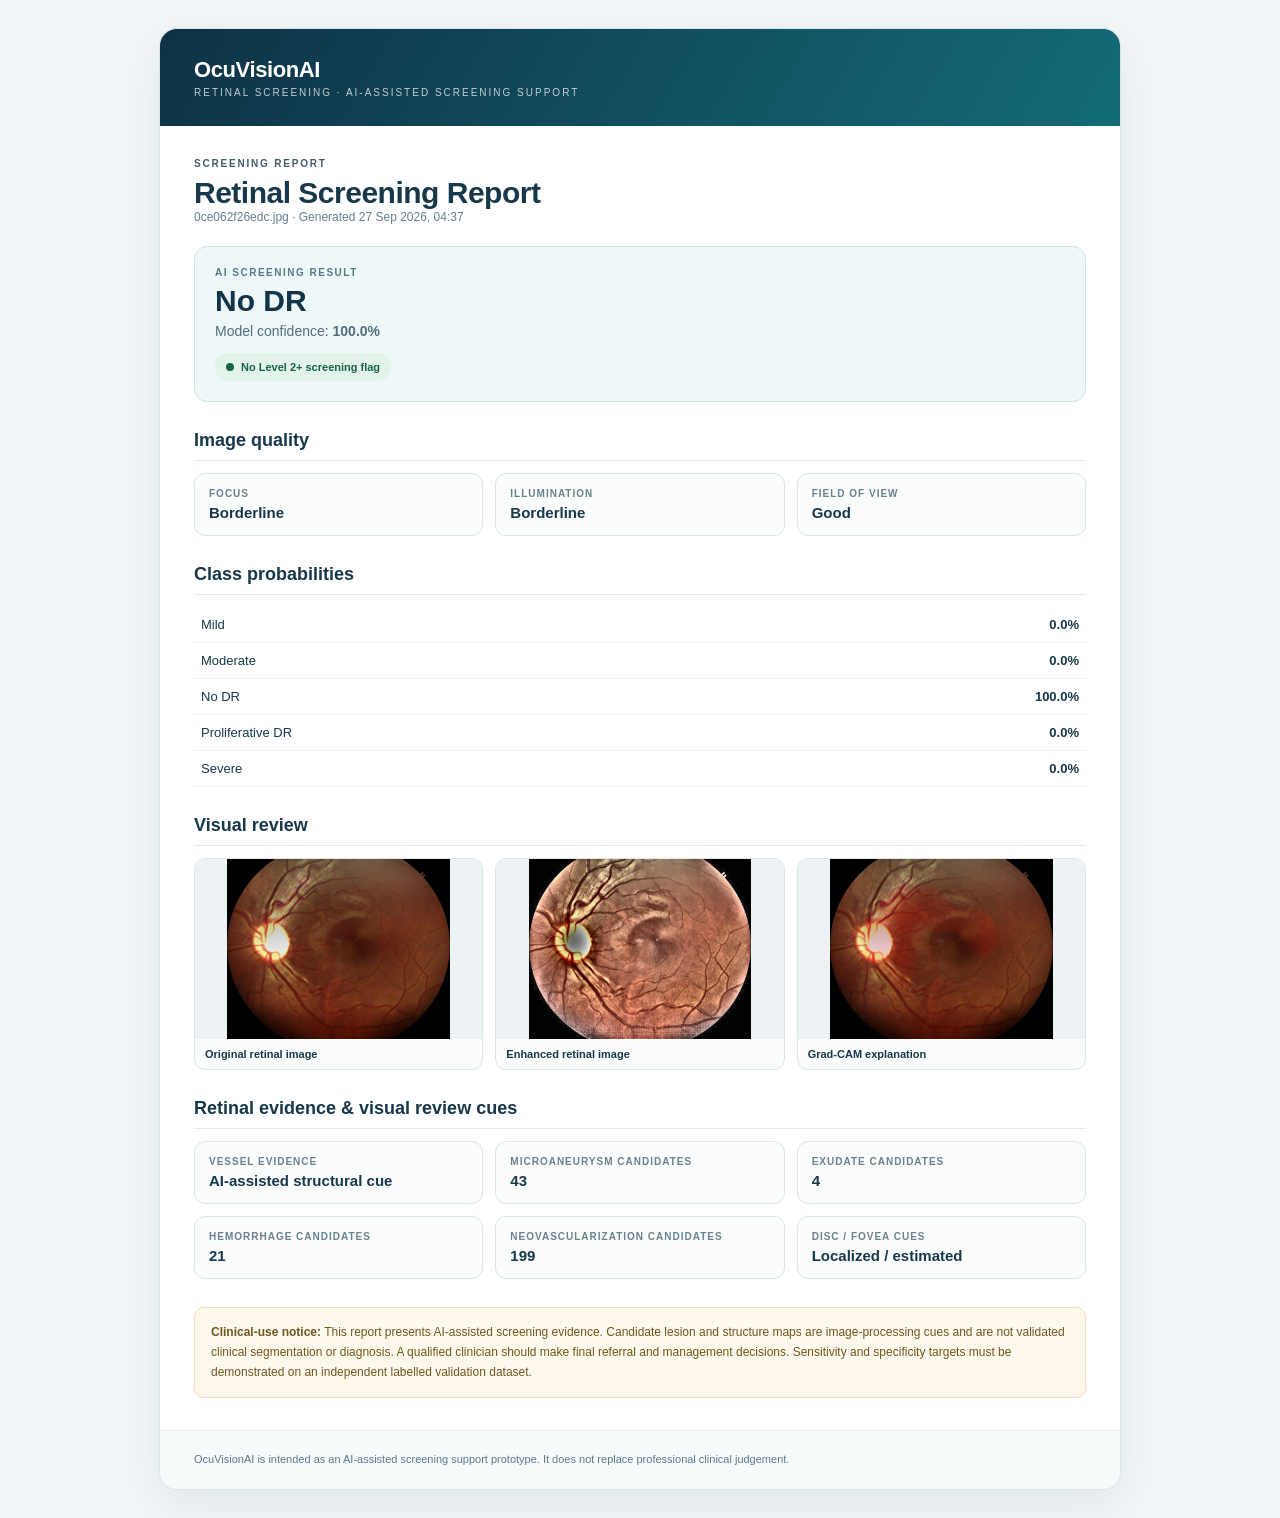
<file: data/reports/1_169.html>
<!doctype html>
<html><head><meta charset='utf-8'><meta name='viewport' content='width=device-width,initial-scale=1'>
<title>OcuVisionAI | Retinal Screening Report</title>
<style>
body{margin:0;background:#f2f6f8;color:#17384a;font-family:Inter,Segoe UI,Arial,sans-serif}
.sheet{max-width:960px;margin:28px auto;background:#fff;border:1px solid #d8e4e9;border-radius:18px;overflow:hidden;box-shadow:0 16px 45px rgba(18,52,74,.08)}
.header{padding:28px 34px;background:linear-gradient(120deg,#0e3145,#146b78);color:#fff}
.brand{font-size:22px;font-weight:800;letter-spacing:-.4px}.subbrand{font-size:10px;letter-spacing:2px;opacity:.75;margin-top:4px}
.body{padding:32px 34px}.meta{font-size:12px;color:#667e89;margin-bottom:22px}
h1{margin:0;font-size:30px;letter-spacing:-.5px}.report-kicker{font-size:10px;letter-spacing:1.8px;font-weight:850;opacity:.82;margin-bottom:7px}h2{font-size:18px;margin:28px 0 12px;padding-bottom:9px;border-bottom:1px solid #e3ebee}
.result{padding:20px;border:1px solid #cfe3e5;border-radius:13px;background:#eef8f8}.result-label{font-size:10px;font-weight:850;letter-spacing:1.5px;color:#5a7883}.prediction{font-size:30px;font-weight:800;color:#12344a;margin-top:6px}.confidence{font-size:14px;color:#536e7a;margin-top:5px}
.flag{display:inline-flex;align-items:center;gap:7px;margin-top:14px;padding:8px 11px;border-radius:999px;font-size:11px;font-weight:800}.flag.clear{background:#e2f3ea;color:#176448}.flag.review{background:#ffe7e2;color:#a62f25}.dot{width:8px;height:8px;border-radius:50%;background:currentColor}
.grid{display:grid;grid-template-columns:repeat(3,1fr);gap:12px}.card{padding:14px;border:1px solid #dbe6ea;border-radius:11px;background:#fbfcfc}.label{font-size:10px;letter-spacing:1px;color:#6a828c;font-weight:800}.value{font-size:15px;font-weight:750;margin-top:5px;color:#17384a}
table{width:100%;border-collapse:collapse}.image-grid{display:grid;grid-template-columns:repeat(3,1fr);gap:12px}.img-card{border:1px solid #dbe6ea;border-radius:11px;overflow:hidden;background:#fbfcfc}.img-card img{display:block;width:100%;height:180px;object-fit:contain;background:#edf3f5}.img-card div{padding:9px 10px;font-size:11px;font-weight:800;color:#17384a}td{padding:10px 7px;border-bottom:1px solid #edf2f4;font-size:13px}td:last-child{text-align:right;font-weight:700}
.notice{margin-top:28px;padding:15px 16px;background:#fff9ed;border:1px solid #eedfbe;border-radius:10px;color:#6f571f;font-size:12px;line-height:1.65}
.footer{padding:20px 34px;background:#f7fafb;border-top:1px solid #e5edef;color:#607985;font-size:11px;line-height:1.6}
@media(max-width:700px){.sheet{margin:0;border-radius:0}.grid,.image-grid{grid-template-columns:1fr}.body,.header,.footer{padding:22px}}
</style></head>
<body><div class='sheet'>
<div class='header'><div class='brand'>OcuVisionAI</div><div class='subbrand'>RETINAL SCREENING · AI-ASSISTED SCREENING SUPPORT</div></div>
<div class='body'>
<div class='report-kicker'>SCREENING REPORT</div><h1>Retinal Screening Report</h1>
<div class='meta'>0ce062f26edc.jpg · Generated 27 Sep 2026, 04:37</div>
<div class='result'><div class='result-label'>AI SCREENING RESULT</div><div class='prediction'>No DR</div><div class='confidence'>Model confidence: <strong>100.0%</strong></div><div class='flag clear'><span class='dot'></span>No Level 2+ screening flag</div></div>
<h2>Image quality</h2><div class='grid'>
<div class='card'><div class='label'>FOCUS</div><div class='value'>Borderline</div></div>
<div class='card'><div class='label'>ILLUMINATION</div><div class='value'>Borderline</div></div>
<div class='card'><div class='label'>FIELD OF VIEW</div><div class='value'>Good</div></div>
</div>
<h2>Class probabilities</h2><table><tr><td>Mild</td><td>0.0%</td></tr><tr><td>Moderate</td><td>0.0%</td></tr><tr><td>No DR</td><td>100.0%</td></tr><tr><td>Proliferative DR</td><td>0.0%</td></tr><tr><td>Severe</td><td>0.0%</td></tr></table>
<h2>Visual review</h2><div class='image-grid'><div class='img-card'><img src='[data-uri]' alt='Original retinal image'><div>Original retinal image</div></div><div class='img-card'><img src='[data-uri]' alt='Enhanced retinal image'><div>Enhanced retinal image</div></div><div class='img-card'><img src='[data-uri]' alt='Grad-CAM explanation'><div>Grad-CAM explanation</div></div></div>
<h2>Retinal evidence & visual review cues</h2><div class='grid'>
<div class='card'><div class='label'>VESSEL EVIDENCE</div><div class='value'>AI-assisted structural cue</div></div>
<div class='card'><div class='label'>MICROANEURYSM CANDIDATES</div><div class='value'>43</div></div>
<div class='card'><div class='label'>EXUDATE CANDIDATES</div><div class='value'>4</div></div>
<div class='card'><div class='label'>HEMORRHAGE CANDIDATES</div><div class='value'>21</div></div>
<div class='card'><div class='label'>NEOVASCULARIZATION CANDIDATES</div><div class='value'>199</div></div>
<div class='card'><div class='label'>DISC / FOVEA CUES</div><div class='value'>Localized / estimated</div></div>
</div>
<div class='notice'><strong>Clinical-use notice:</strong> This report presents AI-assisted screening evidence. Candidate lesion and structure maps are image-processing cues and are not validated clinical segmentation or diagnosis. A qualified clinician should make final referral and management decisions. Sensitivity and specificity targets must be demonstrated on an independent labelled validation dataset.</div>
</div><div class='footer'>OcuVisionAI is intended as an AI-assisted screening support prototype. It does not replace professional clinical judgement.</div>
</div></body></html>
</file>
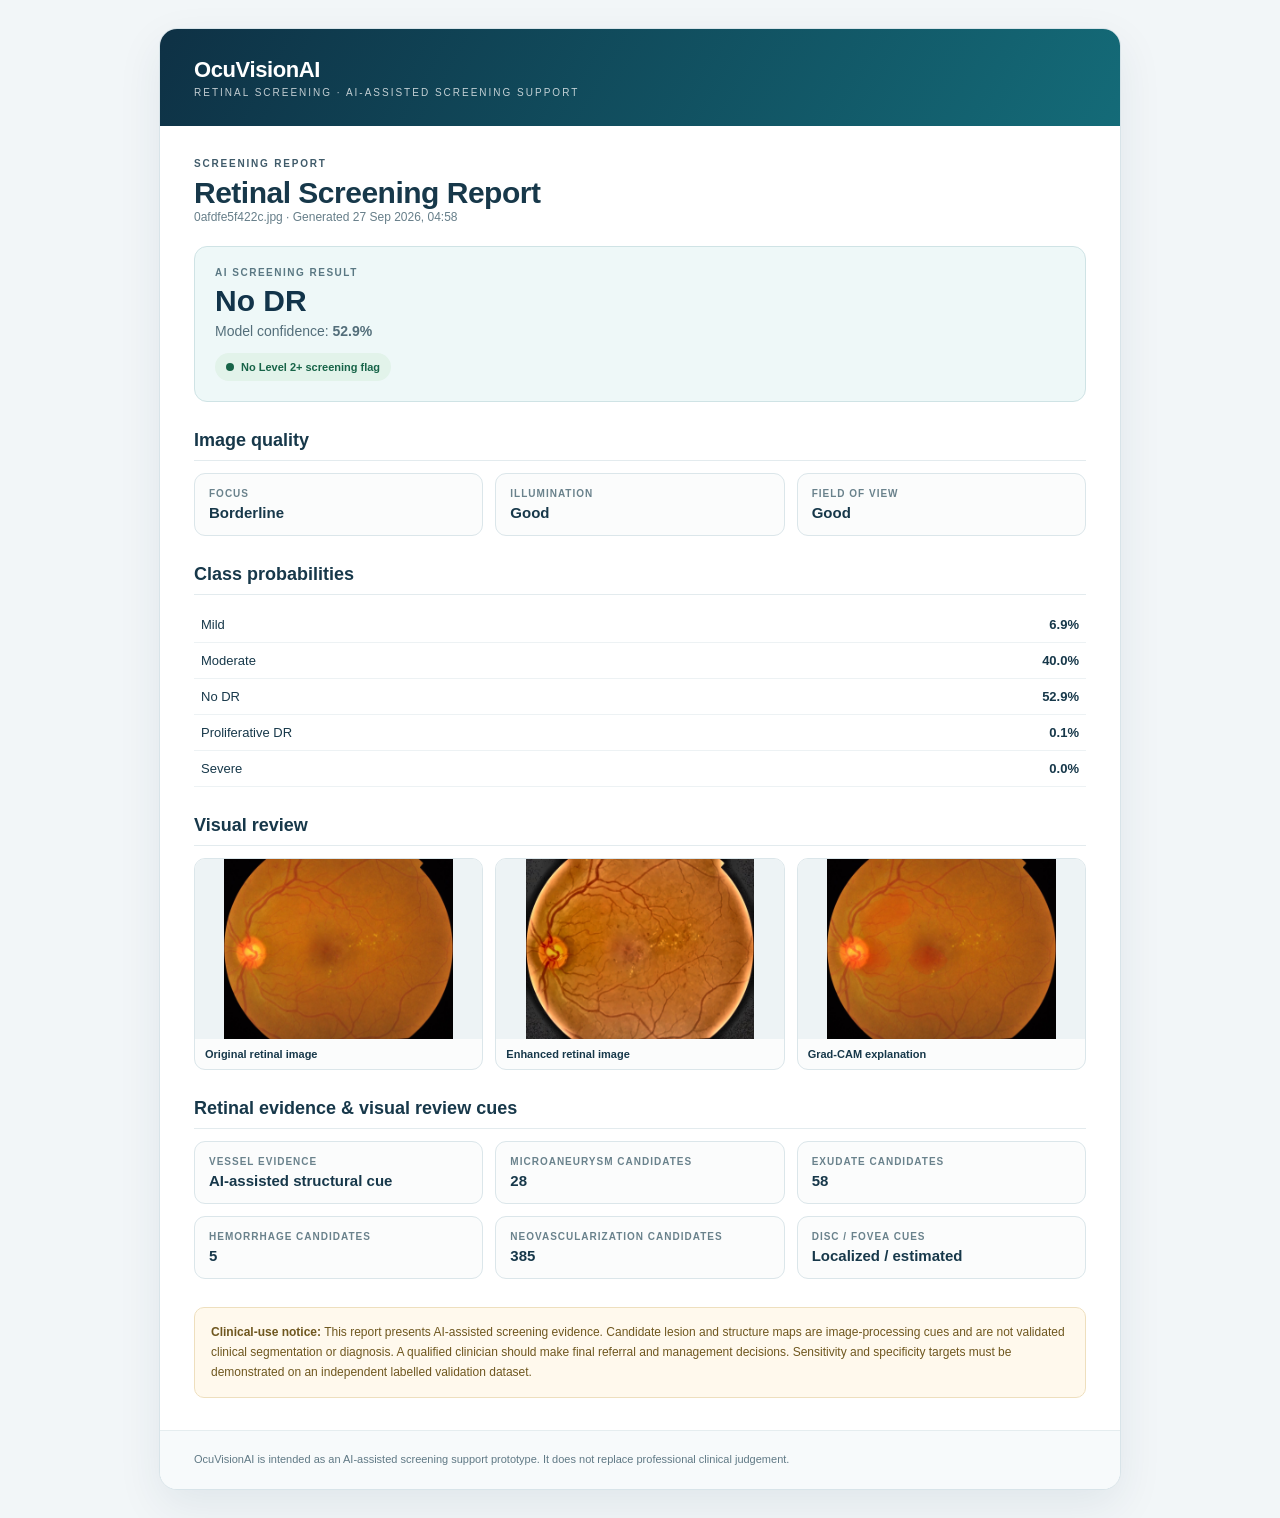
<file: data/reports/1_171.html>
<!doctype html>
<html><head><meta charset='utf-8'><meta name='viewport' content='width=device-width,initial-scale=1'>
<title>OcuVisionAI | Retinal Screening Report</title>
<style>
body{margin:0;background:#f2f6f8;color:#17384a;font-family:Inter,Segoe UI,Arial,sans-serif}
.sheet{max-width:960px;margin:28px auto;background:#fff;border:1px solid #d8e4e9;border-radius:18px;overflow:hidden;box-shadow:0 16px 45px rgba(18,52,74,.08)}
.header{padding:28px 34px;background:linear-gradient(120deg,#0e3145,#146b78);color:#fff}
.brand{font-size:22px;font-weight:800;letter-spacing:-.4px}.subbrand{font-size:10px;letter-spacing:2px;opacity:.75;margin-top:4px}
.body{padding:32px 34px}.meta{font-size:12px;color:#667e89;margin-bottom:22px}
h1{margin:0;font-size:30px;letter-spacing:-.5px}.report-kicker{font-size:10px;letter-spacing:1.8px;font-weight:850;opacity:.82;margin-bottom:7px}h2{font-size:18px;margin:28px 0 12px;padding-bottom:9px;border-bottom:1px solid #e3ebee}
.result{padding:20px;border:1px solid #cfe3e5;border-radius:13px;background:#eef8f8}.result-label{font-size:10px;font-weight:850;letter-spacing:1.5px;color:#5a7883}.prediction{font-size:30px;font-weight:800;color:#12344a;margin-top:6px}.confidence{font-size:14px;color:#536e7a;margin-top:5px}
.flag{display:inline-flex;align-items:center;gap:7px;margin-top:14px;padding:8px 11px;border-radius:999px;font-size:11px;font-weight:800}.flag.clear{background:#e2f3ea;color:#176448}.flag.review{background:#ffe7e2;color:#a62f25}.dot{width:8px;height:8px;border-radius:50%;background:currentColor}
.grid{display:grid;grid-template-columns:repeat(3,1fr);gap:12px}.card{padding:14px;border:1px solid #dbe6ea;border-radius:11px;background:#fbfcfc}.label{font-size:10px;letter-spacing:1px;color:#6a828c;font-weight:800}.value{font-size:15px;font-weight:750;margin-top:5px;color:#17384a}
table{width:100%;border-collapse:collapse}.image-grid{display:grid;grid-template-columns:repeat(3,1fr);gap:12px}.img-card{border:1px solid #dbe6ea;border-radius:11px;overflow:hidden;background:#fbfcfc}.img-card img{display:block;width:100%;height:180px;object-fit:contain;background:#edf3f5}.img-card div{padding:9px 10px;font-size:11px;font-weight:800;color:#17384a}td{padding:10px 7px;border-bottom:1px solid #edf2f4;font-size:13px}td:last-child{text-align:right;font-weight:700}
.notice{margin-top:28px;padding:15px 16px;background:#fff9ed;border:1px solid #eedfbe;border-radius:10px;color:#6f571f;font-size:12px;line-height:1.65}
.footer{padding:20px 34px;background:#f7fafb;border-top:1px solid #e5edef;color:#607985;font-size:11px;line-height:1.6}
@media(max-width:700px){.sheet{margin:0;border-radius:0}.grid,.image-grid{grid-template-columns:1fr}.body,.header,.footer{padding:22px}}
</style></head>
<body><div class='sheet'>
<div class='header'><div class='brand'>OcuVisionAI</div><div class='subbrand'>RETINAL SCREENING · AI-ASSISTED SCREENING SUPPORT</div></div>
<div class='body'>
<div class='report-kicker'>SCREENING REPORT</div><h1>Retinal Screening Report</h1>
<div class='meta'>0afdfe5f422c.jpg · Generated 27 Sep 2026, 04:58</div>
<div class='result'><div class='result-label'>AI SCREENING RESULT</div><div class='prediction'>No DR</div><div class='confidence'>Model confidence: <strong>52.9%</strong></div><div class='flag clear'><span class='dot'></span>No Level 2+ screening flag</div></div>
<h2>Image quality</h2><div class='grid'>
<div class='card'><div class='label'>FOCUS</div><div class='value'>Borderline</div></div>
<div class='card'><div class='label'>ILLUMINATION</div><div class='value'>Good</div></div>
<div class='card'><div class='label'>FIELD OF VIEW</div><div class='value'>Good</div></div>
</div>
<h2>Class probabilities</h2><table><tr><td>Mild</td><td>6.9%</td></tr><tr><td>Moderate</td><td>40.0%</td></tr><tr><td>No DR</td><td>52.9%</td></tr><tr><td>Proliferative DR</td><td>0.1%</td></tr><tr><td>Severe</td><td>0.0%</td></tr></table>
<h2>Visual review</h2><div class='image-grid'><div class='img-card'><img src='[data-uri]' alt='Original retinal image'><div>Original retinal image</div></div><div class='img-card'><img src='[data-uri]' alt='Enhanced retinal image'><div>Enhanced retinal image</div></div><div class='img-card'><img src='[data-uri]' alt='Grad-CAM explanation'><div>Grad-CAM explanation</div></div></div>
<h2>Retinal evidence & visual review cues</h2><div class='grid'>
<div class='card'><div class='label'>VESSEL EVIDENCE</div><div class='value'>AI-assisted structural cue</div></div>
<div class='card'><div class='label'>MICROANEURYSM CANDIDATES</div><div class='value'>28</div></div>
<div class='card'><div class='label'>EXUDATE CANDIDATES</div><div class='value'>58</div></div>
<div class='card'><div class='label'>HEMORRHAGE CANDIDATES</div><div class='value'>5</div></div>
<div class='card'><div class='label'>NEOVASCULARIZATION CANDIDATES</div><div class='value'>385</div></div>
<div class='card'><div class='label'>DISC / FOVEA CUES</div><div class='value'>Localized / estimated</div></div>
</div>
<div class='notice'><strong>Clinical-use notice:</strong> This report presents AI-assisted screening evidence. Candidate lesion and structure maps are image-processing cues and are not validated clinical segmentation or diagnosis. A qualified clinician should make final referral and management decisions. Sensitivity and specificity targets must be demonstrated on an independent labelled validation dataset.</div>
</div><div class='footer'>OcuVisionAI is intended as an AI-assisted screening support prototype. It does not replace professional clinical judgement.</div>
</div></body></html>
</file>
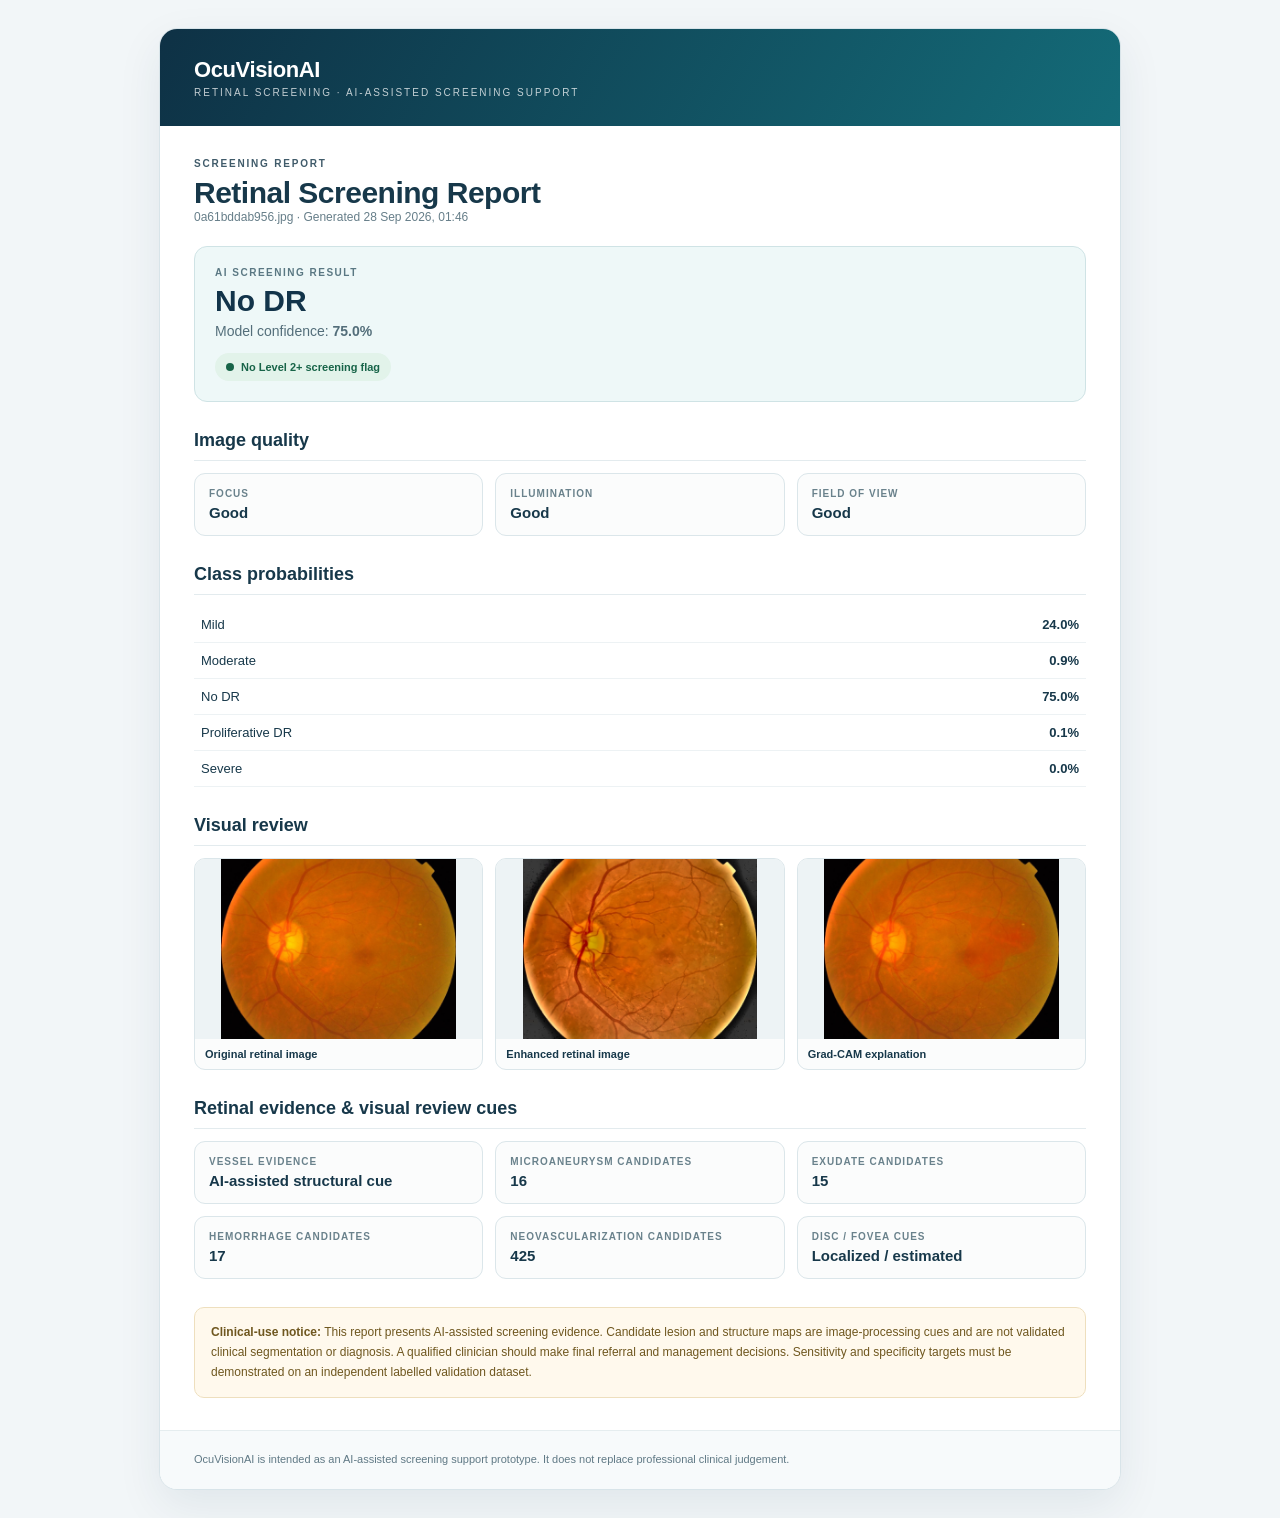
<file: data/reports/1_173.html>
<!doctype html>
<html><head><meta charset='utf-8'><meta name='viewport' content='width=device-width,initial-scale=1'>
<title>OcuVisionAI | Retinal Screening Report</title>
<style>
body{margin:0;background:#f2f6f8;color:#17384a;font-family:Inter,Segoe UI,Arial,sans-serif}
.sheet{max-width:960px;margin:28px auto;background:#fff;border:1px solid #d8e4e9;border-radius:18px;overflow:hidden;box-shadow:0 16px 45px rgba(18,52,74,.08)}
.header{padding:28px 34px;background:linear-gradient(120deg,#0e3145,#146b78);color:#fff}
.brand{font-size:22px;font-weight:800;letter-spacing:-.4px}.subbrand{font-size:10px;letter-spacing:2px;opacity:.75;margin-top:4px}
.body{padding:32px 34px}.meta{font-size:12px;color:#667e89;margin-bottom:22px}
h1{margin:0;font-size:30px;letter-spacing:-.5px}.report-kicker{font-size:10px;letter-spacing:1.8px;font-weight:850;opacity:.82;margin-bottom:7px}h2{font-size:18px;margin:28px 0 12px;padding-bottom:9px;border-bottom:1px solid #e3ebee}
.result{padding:20px;border:1px solid #cfe3e5;border-radius:13px;background:#eef8f8}.result-label{font-size:10px;font-weight:850;letter-spacing:1.5px;color:#5a7883}.prediction{font-size:30px;font-weight:800;color:#12344a;margin-top:6px}.confidence{font-size:14px;color:#536e7a;margin-top:5px}
.flag{display:inline-flex;align-items:center;gap:7px;margin-top:14px;padding:8px 11px;border-radius:999px;font-size:11px;font-weight:800}.flag.clear{background:#e2f3ea;color:#176448}.flag.review{background:#ffe7e2;color:#a62f25}.dot{width:8px;height:8px;border-radius:50%;background:currentColor}
.grid{display:grid;grid-template-columns:repeat(3,1fr);gap:12px}.card{padding:14px;border:1px solid #dbe6ea;border-radius:11px;background:#fbfcfc}.label{font-size:10px;letter-spacing:1px;color:#6a828c;font-weight:800}.value{font-size:15px;font-weight:750;margin-top:5px;color:#17384a}
table{width:100%;border-collapse:collapse}.image-grid{display:grid;grid-template-columns:repeat(3,1fr);gap:12px}.img-card{border:1px solid #dbe6ea;border-radius:11px;overflow:hidden;background:#fbfcfc}.img-card img{display:block;width:100%;height:180px;object-fit:contain;background:#edf3f5}.img-card div{padding:9px 10px;font-size:11px;font-weight:800;color:#17384a}td{padding:10px 7px;border-bottom:1px solid #edf2f4;font-size:13px}td:last-child{text-align:right;font-weight:700}
.notice{margin-top:28px;padding:15px 16px;background:#fff9ed;border:1px solid #eedfbe;border-radius:10px;color:#6f571f;font-size:12px;line-height:1.65}
.footer{padding:20px 34px;background:#f7fafb;border-top:1px solid #e5edef;color:#607985;font-size:11px;line-height:1.6}
@media(max-width:700px){.sheet{margin:0;border-radius:0}.grid,.image-grid{grid-template-columns:1fr}.body,.header,.footer{padding:22px}}
</style></head>
<body><div class='sheet'>
<div class='header'><div class='brand'>OcuVisionAI</div><div class='subbrand'>RETINAL SCREENING · AI-ASSISTED SCREENING SUPPORT</div></div>
<div class='body'>
<div class='report-kicker'>SCREENING REPORT</div><h1>Retinal Screening Report</h1>
<div class='meta'>0a61bddab956.jpg · Generated 28 Sep 2026, 01:46</div>
<div class='result'><div class='result-label'>AI SCREENING RESULT</div><div class='prediction'>No DR</div><div class='confidence'>Model confidence: <strong>75.0%</strong></div><div class='flag clear'><span class='dot'></span>No Level 2+ screening flag</div></div>
<h2>Image quality</h2><div class='grid'>
<div class='card'><div class='label'>FOCUS</div><div class='value'>Good</div></div>
<div class='card'><div class='label'>ILLUMINATION</div><div class='value'>Good</div></div>
<div class='card'><div class='label'>FIELD OF VIEW</div><div class='value'>Good</div></div>
</div>
<h2>Class probabilities</h2><table><tr><td>Mild</td><td>24.0%</td></tr><tr><td>Moderate</td><td>0.9%</td></tr><tr><td>No DR</td><td>75.0%</td></tr><tr><td>Proliferative DR</td><td>0.1%</td></tr><tr><td>Severe</td><td>0.0%</td></tr></table>
<h2>Visual review</h2><div class='image-grid'><div class='img-card'><img src='[data-uri]' alt='Original retinal image'><div>Original retinal image</div></div><div class='img-card'><img src='[data-uri]' alt='Enhanced retinal image'><div>Enhanced retinal image</div></div><div class='img-card'><img src='[data-uri]' alt='Grad-CAM explanation'><div>Grad-CAM explanation</div></div></div>
<h2>Retinal evidence & visual review cues</h2><div class='grid'>
<div class='card'><div class='label'>VESSEL EVIDENCE</div><div class='value'>AI-assisted structural cue</div></div>
<div class='card'><div class='label'>MICROANEURYSM CANDIDATES</div><div class='value'>16</div></div>
<div class='card'><div class='label'>EXUDATE CANDIDATES</div><div class='value'>15</div></div>
<div class='card'><div class='label'>HEMORRHAGE CANDIDATES</div><div class='value'>17</div></div>
<div class='card'><div class='label'>NEOVASCULARIZATION CANDIDATES</div><div class='value'>425</div></div>
<div class='card'><div class='label'>DISC / FOVEA CUES</div><div class='value'>Localized / estimated</div></div>
</div>
<div class='notice'><strong>Clinical-use notice:</strong> This report presents AI-assisted screening evidence. Candidate lesion and structure maps are image-processing cues and are not validated clinical segmentation or diagnosis. A qualified clinician should make final referral and management decisions. Sensitivity and specificity targets must be demonstrated on an independent labelled validation dataset.</div>
</div><div class='footer'>OcuVisionAI is intended as an AI-assisted screening support prototype. It does not replace professional clinical judgement.</div>
</div></body></html>
</file>
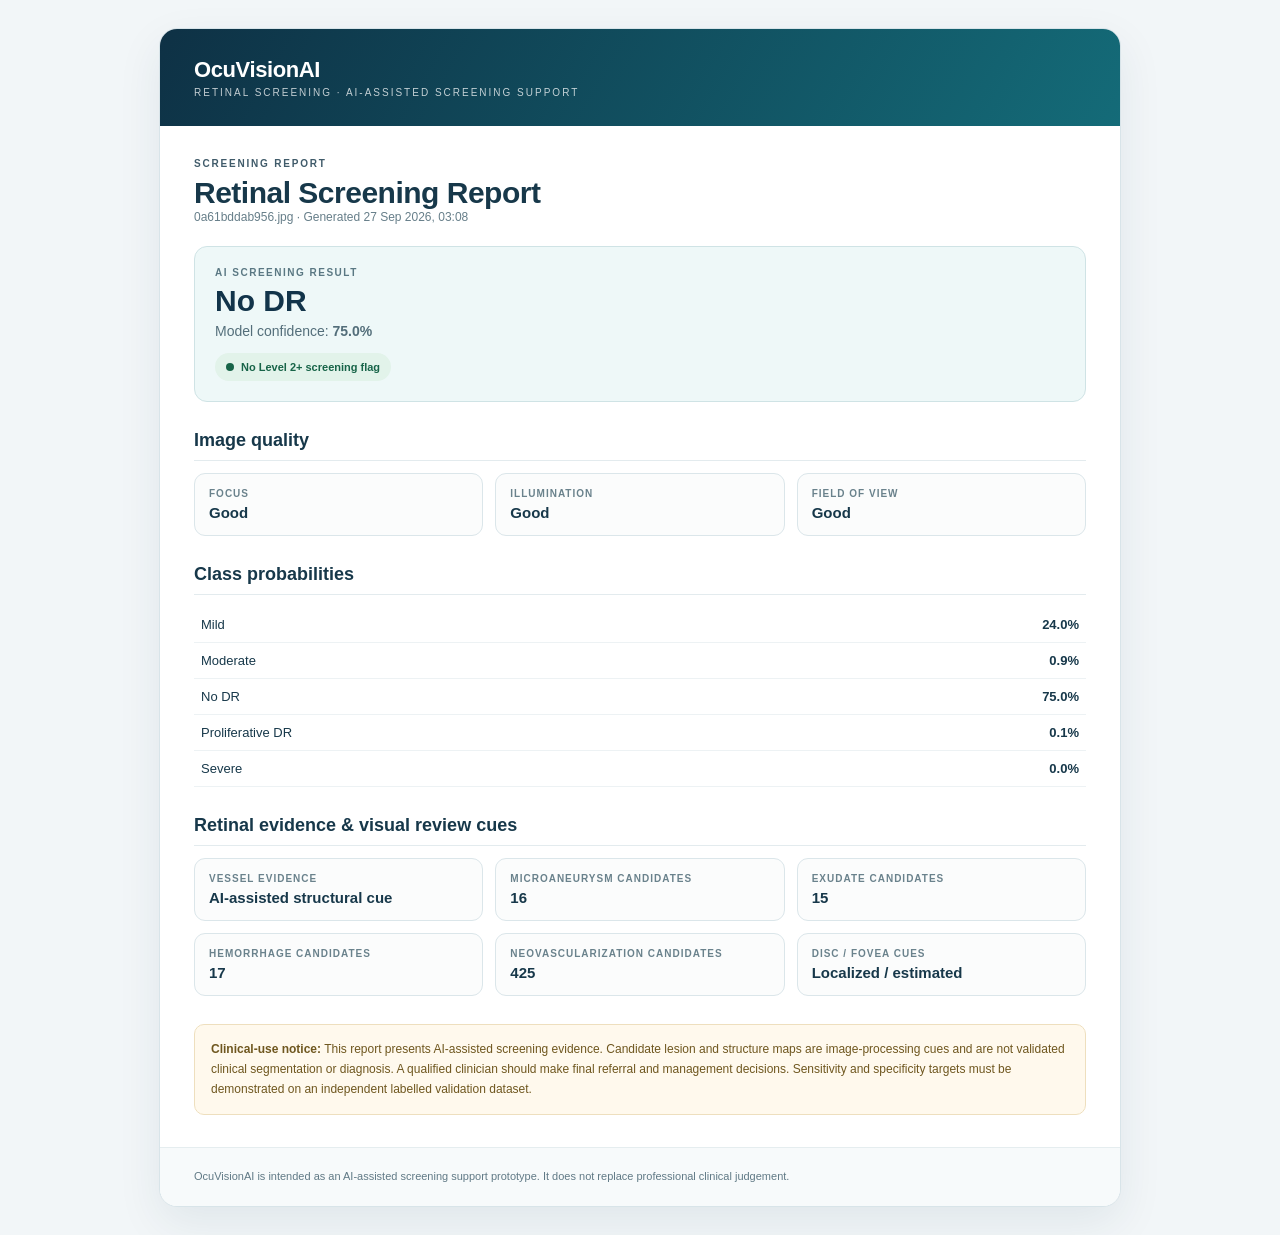
<file: data/reports/2_162.html>
<!doctype html>
<html><head><meta charset='utf-8'><meta name='viewport' content='width=device-width,initial-scale=1'>
<title>OcuVisionAI | Retinal Screening Report</title>
<style>
body{margin:0;background:#f2f6f8;color:#17384a;font-family:Inter,Segoe UI,Arial,sans-serif}
.sheet{max-width:960px;margin:28px auto;background:#fff;border:1px solid #d8e4e9;border-radius:18px;overflow:hidden;box-shadow:0 16px 45px rgba(18,52,74,.08)}
.header{padding:28px 34px;background:linear-gradient(120deg,#0e3145,#146b78);color:#fff}
.brand{font-size:22px;font-weight:800;letter-spacing:-.4px}.subbrand{font-size:10px;letter-spacing:2px;opacity:.75;margin-top:4px}
.body{padding:32px 34px}.meta{font-size:12px;color:#667e89;margin-bottom:22px}
h1{margin:0;font-size:30px;letter-spacing:-.5px}.report-kicker{font-size:10px;letter-spacing:1.8px;font-weight:850;opacity:.82;margin-bottom:7px}h2{font-size:18px;margin:28px 0 12px;padding-bottom:9px;border-bottom:1px solid #e3ebee}
.result{padding:20px;border:1px solid #cfe3e5;border-radius:13px;background:#eef8f8}.result-label{font-size:10px;font-weight:850;letter-spacing:1.5px;color:#5a7883}.prediction{font-size:30px;font-weight:800;color:#12344a;margin-top:6px}.confidence{font-size:14px;color:#536e7a;margin-top:5px}
.flag{display:inline-flex;align-items:center;gap:7px;margin-top:14px;padding:8px 11px;border-radius:999px;font-size:11px;font-weight:800}.flag.clear{background:#e2f3ea;color:#176448}.flag.review{background:#ffe7e2;color:#a62f25}.dot{width:8px;height:8px;border-radius:50%;background:currentColor}
.grid{display:grid;grid-template-columns:repeat(3,1fr);gap:12px}.card{padding:14px;border:1px solid #dbe6ea;border-radius:11px;background:#fbfcfc}.label{font-size:10px;letter-spacing:1px;color:#6a828c;font-weight:800}.value{font-size:15px;font-weight:750;margin-top:5px;color:#17384a}
table{width:100%;border-collapse:collapse}td{padding:10px 7px;border-bottom:1px solid #edf2f4;font-size:13px}td:last-child{text-align:right;font-weight:700}
.notice{margin-top:28px;padding:15px 16px;background:#fff9ed;border:1px solid #eedfbe;border-radius:10px;color:#6f571f;font-size:12px;line-height:1.65}
.footer{padding:20px 34px;background:#f7fafb;border-top:1px solid #e5edef;color:#607985;font-size:11px;line-height:1.6}
@media(max-width:700px){.sheet{margin:0;border-radius:0}.grid{grid-template-columns:1fr}.body,.header,.footer{padding:22px}}
</style></head>
<body><div class='sheet'>
<div class='header'><div class='brand'>OcuVisionAI</div><div class='subbrand'>RETINAL SCREENING · AI-ASSISTED SCREENING SUPPORT</div></div>
<div class='body'>
<div class='report-kicker'>SCREENING REPORT</div><h1>Retinal Screening Report</h1>
<div class='meta'>0a61bddab956.jpg · Generated 27 Sep 2026, 03:08</div>
<div class='result'><div class='result-label'>AI SCREENING RESULT</div><div class='prediction'>No DR</div><div class='confidence'>Model confidence: <strong>75.0%</strong></div><div class='flag clear'><span class='dot'></span>No Level 2+ screening flag</div></div>
<h2>Image quality</h2><div class='grid'>
<div class='card'><div class='label'>FOCUS</div><div class='value'>Good</div></div>
<div class='card'><div class='label'>ILLUMINATION</div><div class='value'>Good</div></div>
<div class='card'><div class='label'>FIELD OF VIEW</div><div class='value'>Good</div></div>
</div>
<h2>Class probabilities</h2><table><tr><td>Mild</td><td>24.0%</td></tr><tr><td>Moderate</td><td>0.9%</td></tr><tr><td>No DR</td><td>75.0%</td></tr><tr><td>Proliferative DR</td><td>0.1%</td></tr><tr><td>Severe</td><td>0.0%</td></tr></table>
<h2>Retinal evidence & visual review cues</h2><div class='grid'>
<div class='card'><div class='label'>VESSEL EVIDENCE</div><div class='value'>AI-assisted structural cue</div></div>
<div class='card'><div class='label'>MICROANEURYSM CANDIDATES</div><div class='value'>16</div></div>
<div class='card'><div class='label'>EXUDATE CANDIDATES</div><div class='value'>15</div></div>
<div class='card'><div class='label'>HEMORRHAGE CANDIDATES</div><div class='value'>17</div></div>
<div class='card'><div class='label'>NEOVASCULARIZATION CANDIDATES</div><div class='value'>425</div></div>
<div class='card'><div class='label'>DISC / FOVEA CUES</div><div class='value'>Localized / estimated</div></div>
</div>
<div class='notice'><strong>Clinical-use notice:</strong> This report presents AI-assisted screening evidence. Candidate lesion and structure maps are image-processing cues and are not validated clinical segmentation or diagnosis. A qualified clinician should make final referral and management decisions. Sensitivity and specificity targets must be demonstrated on an independent labelled validation dataset.</div>
</div><div class='footer'>OcuVisionAI is intended as an AI-assisted screening support prototype. It does not replace professional clinical judgement.</div>
</div></body></html>
</file>
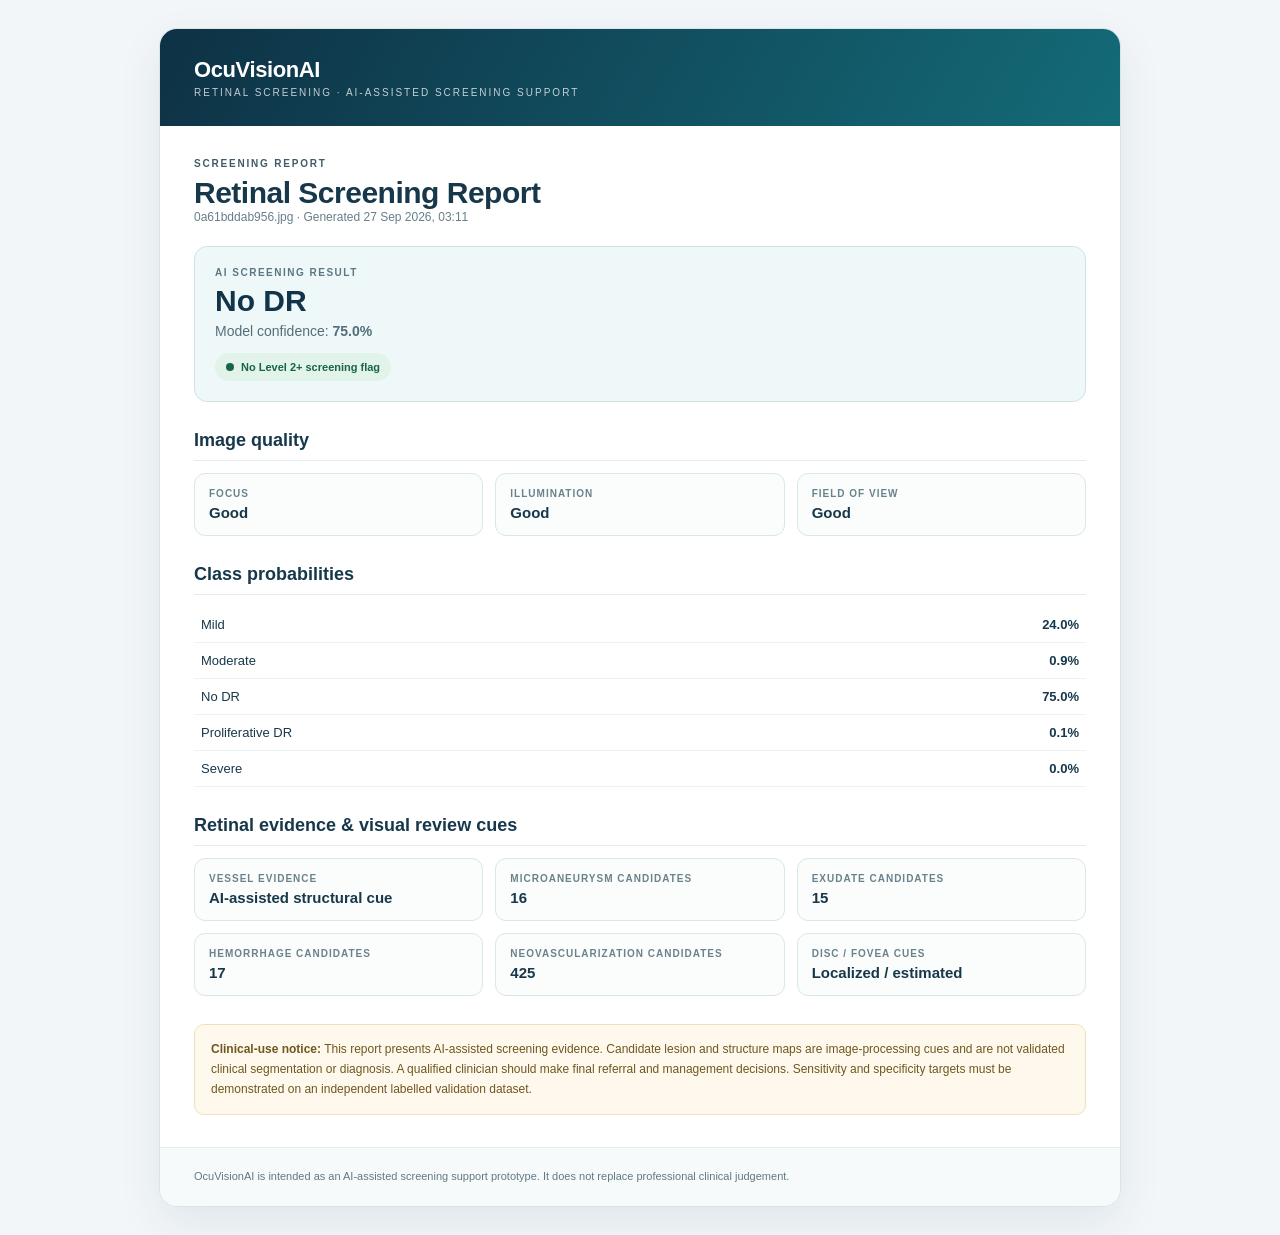
<file: data/reports/2_163.html>
<!doctype html>
<html><head><meta charset='utf-8'><meta name='viewport' content='width=device-width,initial-scale=1'>
<title>OcuVisionAI | Retinal Screening Report</title>
<style>
body{margin:0;background:#f2f6f8;color:#17384a;font-family:Inter,Segoe UI,Arial,sans-serif}
.sheet{max-width:960px;margin:28px auto;background:#fff;border:1px solid #d8e4e9;border-radius:18px;overflow:hidden;box-shadow:0 16px 45px rgba(18,52,74,.08)}
.header{padding:28px 34px;background:linear-gradient(120deg,#0e3145,#146b78);color:#fff}
.brand{font-size:22px;font-weight:800;letter-spacing:-.4px}.subbrand{font-size:10px;letter-spacing:2px;opacity:.75;margin-top:4px}
.body{padding:32px 34px}.meta{font-size:12px;color:#667e89;margin-bottom:22px}
h1{margin:0;font-size:30px;letter-spacing:-.5px}.report-kicker{font-size:10px;letter-spacing:1.8px;font-weight:850;opacity:.82;margin-bottom:7px}h2{font-size:18px;margin:28px 0 12px;padding-bottom:9px;border-bottom:1px solid #e3ebee}
.result{padding:20px;border:1px solid #cfe3e5;border-radius:13px;background:#eef8f8}.result-label{font-size:10px;font-weight:850;letter-spacing:1.5px;color:#5a7883}.prediction{font-size:30px;font-weight:800;color:#12344a;margin-top:6px}.confidence{font-size:14px;color:#536e7a;margin-top:5px}
.flag{display:inline-flex;align-items:center;gap:7px;margin-top:14px;padding:8px 11px;border-radius:999px;font-size:11px;font-weight:800}.flag.clear{background:#e2f3ea;color:#176448}.flag.review{background:#ffe7e2;color:#a62f25}.dot{width:8px;height:8px;border-radius:50%;background:currentColor}
.grid{display:grid;grid-template-columns:repeat(3,1fr);gap:12px}.card{padding:14px;border:1px solid #dbe6ea;border-radius:11px;background:#fbfcfc}.label{font-size:10px;letter-spacing:1px;color:#6a828c;font-weight:800}.value{font-size:15px;font-weight:750;margin-top:5px;color:#17384a}
table{width:100%;border-collapse:collapse}td{padding:10px 7px;border-bottom:1px solid #edf2f4;font-size:13px}td:last-child{text-align:right;font-weight:700}
.notice{margin-top:28px;padding:15px 16px;background:#fff9ed;border:1px solid #eedfbe;border-radius:10px;color:#6f571f;font-size:12px;line-height:1.65}
.footer{padding:20px 34px;background:#f7fafb;border-top:1px solid #e5edef;color:#607985;font-size:11px;line-height:1.6}
@media(max-width:700px){.sheet{margin:0;border-radius:0}.grid{grid-template-columns:1fr}.body,.header,.footer{padding:22px}}
</style></head>
<body><div class='sheet'>
<div class='header'><div class='brand'>OcuVisionAI</div><div class='subbrand'>RETINAL SCREENING · AI-ASSISTED SCREENING SUPPORT</div></div>
<div class='body'>
<div class='report-kicker'>SCREENING REPORT</div><h1>Retinal Screening Report</h1>
<div class='meta'>0a61bddab956.jpg · Generated 27 Sep 2026, 03:11</div>
<div class='result'><div class='result-label'>AI SCREENING RESULT</div><div class='prediction'>No DR</div><div class='confidence'>Model confidence: <strong>75.0%</strong></div><div class='flag clear'><span class='dot'></span>No Level 2+ screening flag</div></div>
<h2>Image quality</h2><div class='grid'>
<div class='card'><div class='label'>FOCUS</div><div class='value'>Good</div></div>
<div class='card'><div class='label'>ILLUMINATION</div><div class='value'>Good</div></div>
<div class='card'><div class='label'>FIELD OF VIEW</div><div class='value'>Good</div></div>
</div>
<h2>Class probabilities</h2><table><tr><td>Mild</td><td>24.0%</td></tr><tr><td>Moderate</td><td>0.9%</td></tr><tr><td>No DR</td><td>75.0%</td></tr><tr><td>Proliferative DR</td><td>0.1%</td></tr><tr><td>Severe</td><td>0.0%</td></tr></table>
<h2>Retinal evidence & visual review cues</h2><div class='grid'>
<div class='card'><div class='label'>VESSEL EVIDENCE</div><div class='value'>AI-assisted structural cue</div></div>
<div class='card'><div class='label'>MICROANEURYSM CANDIDATES</div><div class='value'>16</div></div>
<div class='card'><div class='label'>EXUDATE CANDIDATES</div><div class='value'>15</div></div>
<div class='card'><div class='label'>HEMORRHAGE CANDIDATES</div><div class='value'>17</div></div>
<div class='card'><div class='label'>NEOVASCULARIZATION CANDIDATES</div><div class='value'>425</div></div>
<div class='card'><div class='label'>DISC / FOVEA CUES</div><div class='value'>Localized / estimated</div></div>
</div>
<div class='notice'><strong>Clinical-use notice:</strong> This report presents AI-assisted screening evidence. Candidate lesion and structure maps are image-processing cues and are not validated clinical segmentation or diagnosis. A qualified clinician should make final referral and management decisions. Sensitivity and specificity targets must be demonstrated on an independent labelled validation dataset.</div>
</div><div class='footer'>OcuVisionAI is intended as an AI-assisted screening support prototype. It does not replace professional clinical judgement.</div>
</div></body></html>
</file>
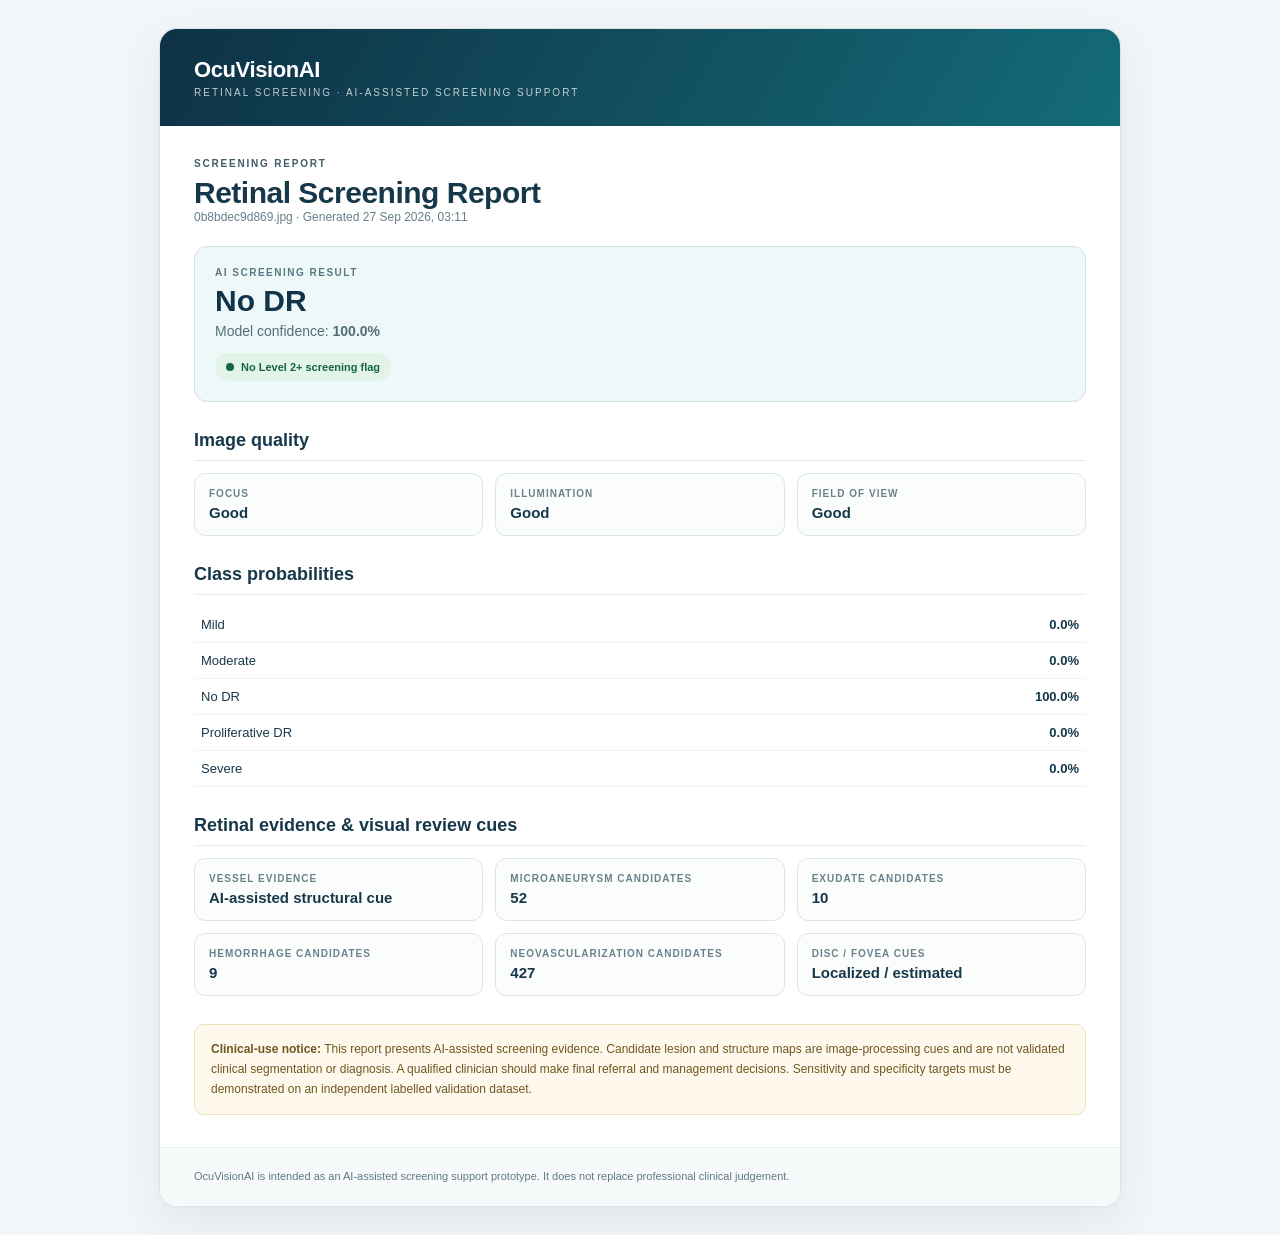
<file: data/reports/2_164.html>
<!doctype html>
<html><head><meta charset='utf-8'><meta name='viewport' content='width=device-width,initial-scale=1'>
<title>OcuVisionAI | Retinal Screening Report</title>
<style>
body{margin:0;background:#f2f6f8;color:#17384a;font-family:Inter,Segoe UI,Arial,sans-serif}
.sheet{max-width:960px;margin:28px auto;background:#fff;border:1px solid #d8e4e9;border-radius:18px;overflow:hidden;box-shadow:0 16px 45px rgba(18,52,74,.08)}
.header{padding:28px 34px;background:linear-gradient(120deg,#0e3145,#146b78);color:#fff}
.brand{font-size:22px;font-weight:800;letter-spacing:-.4px}.subbrand{font-size:10px;letter-spacing:2px;opacity:.75;margin-top:4px}
.body{padding:32px 34px}.meta{font-size:12px;color:#667e89;margin-bottom:22px}
h1{margin:0;font-size:30px;letter-spacing:-.5px}.report-kicker{font-size:10px;letter-spacing:1.8px;font-weight:850;opacity:.82;margin-bottom:7px}h2{font-size:18px;margin:28px 0 12px;padding-bottom:9px;border-bottom:1px solid #e3ebee}
.result{padding:20px;border:1px solid #cfe3e5;border-radius:13px;background:#eef8f8}.result-label{font-size:10px;font-weight:850;letter-spacing:1.5px;color:#5a7883}.prediction{font-size:30px;font-weight:800;color:#12344a;margin-top:6px}.confidence{font-size:14px;color:#536e7a;margin-top:5px}
.flag{display:inline-flex;align-items:center;gap:7px;margin-top:14px;padding:8px 11px;border-radius:999px;font-size:11px;font-weight:800}.flag.clear{background:#e2f3ea;color:#176448}.flag.review{background:#ffe7e2;color:#a62f25}.dot{width:8px;height:8px;border-radius:50%;background:currentColor}
.grid{display:grid;grid-template-columns:repeat(3,1fr);gap:12px}.card{padding:14px;border:1px solid #dbe6ea;border-radius:11px;background:#fbfcfc}.label{font-size:10px;letter-spacing:1px;color:#6a828c;font-weight:800}.value{font-size:15px;font-weight:750;margin-top:5px;color:#17384a}
table{width:100%;border-collapse:collapse}td{padding:10px 7px;border-bottom:1px solid #edf2f4;font-size:13px}td:last-child{text-align:right;font-weight:700}
.notice{margin-top:28px;padding:15px 16px;background:#fff9ed;border:1px solid #eedfbe;border-radius:10px;color:#6f571f;font-size:12px;line-height:1.65}
.footer{padding:20px 34px;background:#f7fafb;border-top:1px solid #e5edef;color:#607985;font-size:11px;line-height:1.6}
@media(max-width:700px){.sheet{margin:0;border-radius:0}.grid{grid-template-columns:1fr}.body,.header,.footer{padding:22px}}
</style></head>
<body><div class='sheet'>
<div class='header'><div class='brand'>OcuVisionAI</div><div class='subbrand'>RETINAL SCREENING · AI-ASSISTED SCREENING SUPPORT</div></div>
<div class='body'>
<div class='report-kicker'>SCREENING REPORT</div><h1>Retinal Screening Report</h1>
<div class='meta'>0b8bdec9d869.jpg · Generated 27 Sep 2026, 03:11</div>
<div class='result'><div class='result-label'>AI SCREENING RESULT</div><div class='prediction'>No DR</div><div class='confidence'>Model confidence: <strong>100.0%</strong></div><div class='flag clear'><span class='dot'></span>No Level 2+ screening flag</div></div>
<h2>Image quality</h2><div class='grid'>
<div class='card'><div class='label'>FOCUS</div><div class='value'>Good</div></div>
<div class='card'><div class='label'>ILLUMINATION</div><div class='value'>Good</div></div>
<div class='card'><div class='label'>FIELD OF VIEW</div><div class='value'>Good</div></div>
</div>
<h2>Class probabilities</h2><table><tr><td>Mild</td><td>0.0%</td></tr><tr><td>Moderate</td><td>0.0%</td></tr><tr><td>No DR</td><td>100.0%</td></tr><tr><td>Proliferative DR</td><td>0.0%</td></tr><tr><td>Severe</td><td>0.0%</td></tr></table>
<h2>Retinal evidence & visual review cues</h2><div class='grid'>
<div class='card'><div class='label'>VESSEL EVIDENCE</div><div class='value'>AI-assisted structural cue</div></div>
<div class='card'><div class='label'>MICROANEURYSM CANDIDATES</div><div class='value'>52</div></div>
<div class='card'><div class='label'>EXUDATE CANDIDATES</div><div class='value'>10</div></div>
<div class='card'><div class='label'>HEMORRHAGE CANDIDATES</div><div class='value'>9</div></div>
<div class='card'><div class='label'>NEOVASCULARIZATION CANDIDATES</div><div class='value'>427</div></div>
<div class='card'><div class='label'>DISC / FOVEA CUES</div><div class='value'>Localized / estimated</div></div>
</div>
<div class='notice'><strong>Clinical-use notice:</strong> This report presents AI-assisted screening evidence. Candidate lesion and structure maps are image-processing cues and are not validated clinical segmentation or diagnosis. A qualified clinician should make final referral and management decisions. Sensitivity and specificity targets must be demonstrated on an independent labelled validation dataset.</div>
</div><div class='footer'>OcuVisionAI is intended as an AI-assisted screening support prototype. It does not replace professional clinical judgement.</div>
</div></body></html>
</file>
